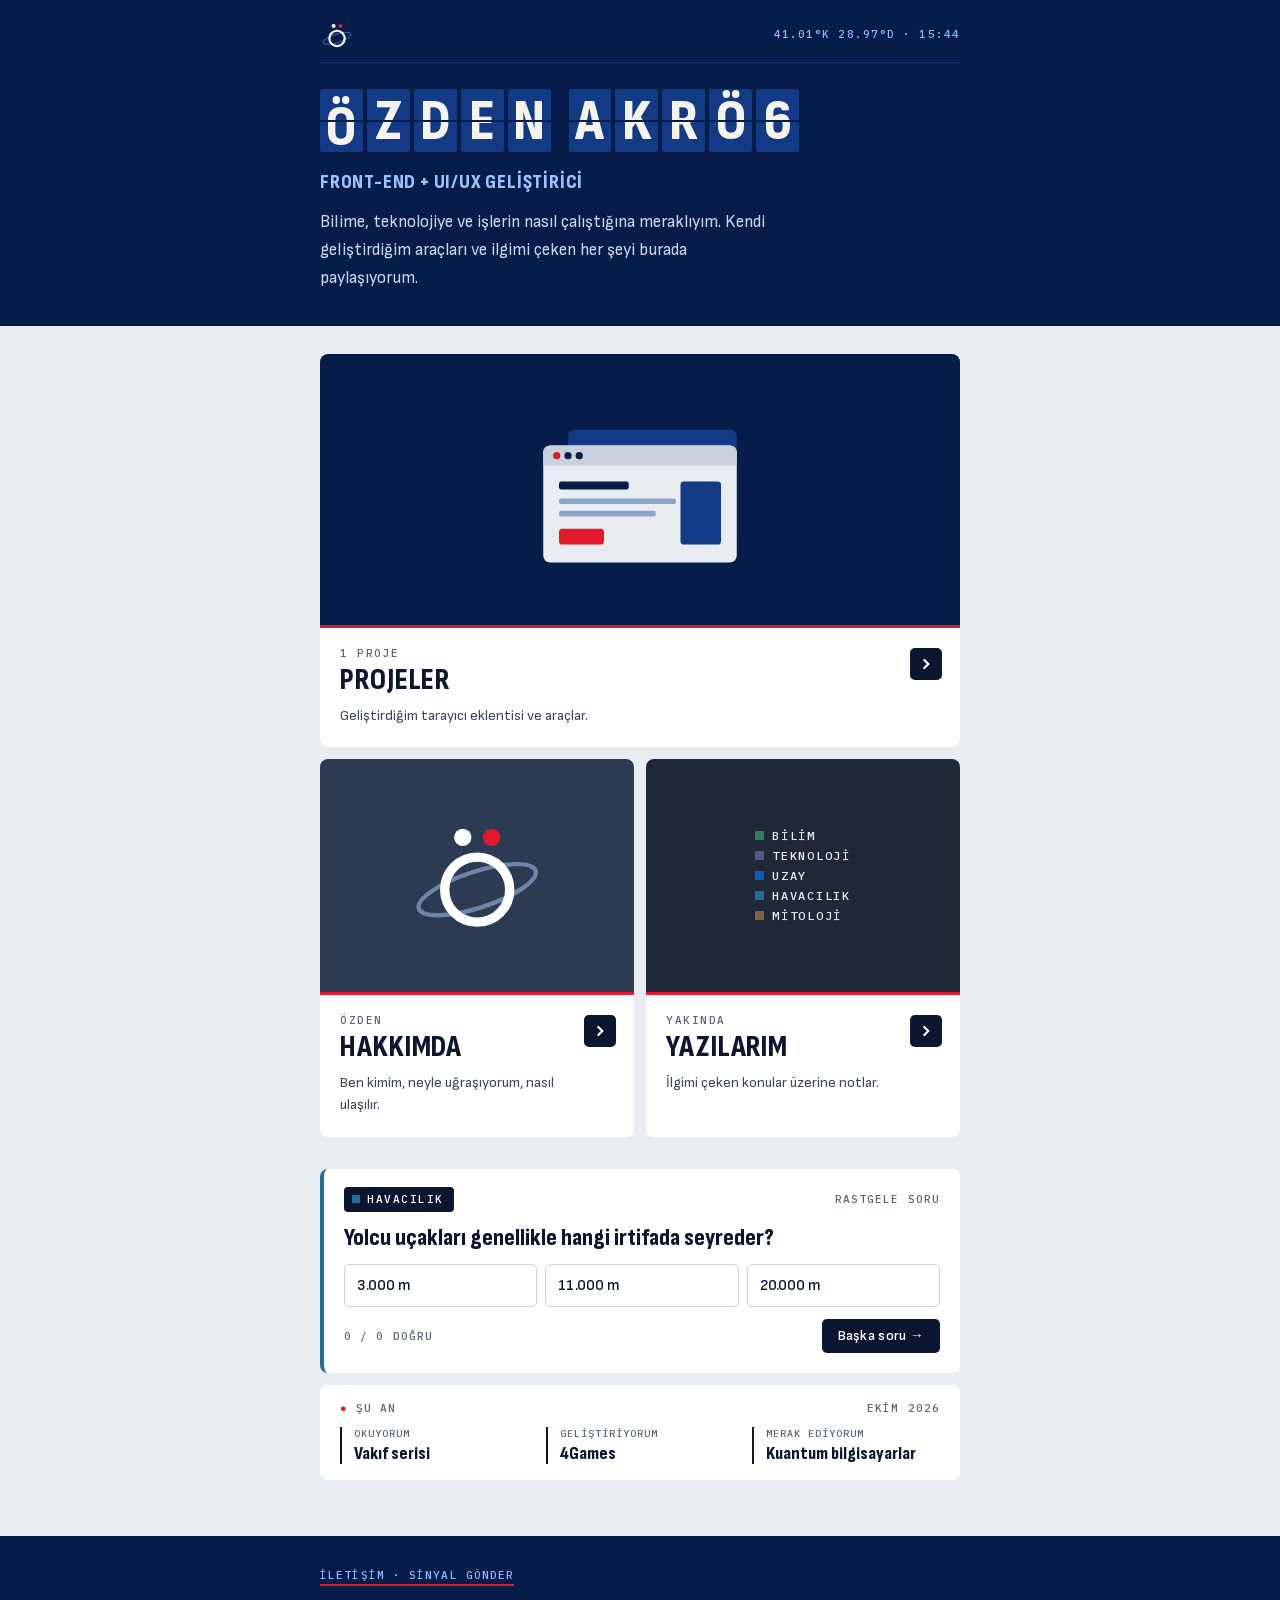
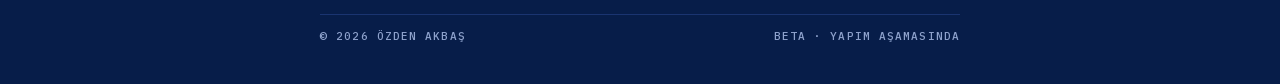
<file: index.html>
<!doctype html>
<html lang="tr">
<head>
<meta charset="utf-8">
<meta name="viewport" content="width=device-width, initial-scale=1, viewport-fit=cover">
<meta name="theme-color" content="#071D49">
<meta name="author" content="Özden Akbaş">
<meta name="robots" content="index, follow, max-image-preview:large">

<link rel="icon" href="/favicon.svg" type="image/svg+xml">
<link rel="icon" href="/favicon-32.png" sizes="32x32" type="image/png">
<link rel="apple-touch-icon" href="/apple-touch-icon.png">
<link rel="manifest" href="/site.webmanifest">
<link rel="sitemap" href="/sitemap.xml">

<link rel="preload" href="/fonts/ibm-plex-mono-500-ext.woff2" as="font" type="font/woff2" crossorigin>
<link rel="preload" href="/fonts/ibm-plex-mono-500.woff2" as="font" type="font/woff2" crossorigin>
<link rel="preload" href="/fonts/sofia-sans-ext.woff2" as="font" type="font/woff2" crossorigin>
<link rel="preload" href="/fonts/sofia-sans.woff2" as="font" type="font/woff2" crossorigin>
<link rel="preload" href="/fonts/sofia-sans-condensed-800-ext.woff2" as="font" type="font/woff2" crossorigin>
<link rel="preload" href="/fonts/sofia-sans-condensed-800.woff2" as="font" type="font/woff2" crossorigin>

<meta property="og:site_name" content="Özden Akbaş">
<meta property="og:locale" content="tr_TR">
<meta property="og:image" content="https://akbasozden.github.io/og-image.png">
<meta property="og:image:width" content="1200">
<meta property="og:image:height" content="630">
<meta property="og:image:alt" content="Özden Akbaş · Front-End ve UI/UX Geliştirici">
<meta name="twitter:card" content="summary_large_image">
<title>Özden Akbaş · Front-End ve UI/UX Geliştirici</title>
<meta name="description" content="Front-End ve UI/UX geliştirici Özden Akbaş'ın kişisel sitesi: geliştirdiği projeler, bilim ve teknoloji üzerine notlar.">
<link rel="canonical" href="https://akbasozden.github.io/">

<meta property="og:type" content="website">
<meta property="og:url" content="https://akbasozden.github.io/">
<meta property="og:title" content="Özden Akbaş · Front-End ve UI/UX Geliştirici">
<meta property="og:description" content="Geliştirdiğim projeler, bilim ve teknoloji üzerine notlar.">

<script type="application/ld+json">
{
  "@context": "https://schema.org",
  "@graph": [
    {
      "@type": "WebSite",
      "@id": "https://akbasozden.github.io/#website",
      "url": "https://akbasozden.github.io/",
      "name": "Özden Akbaş",
      "inLanguage": "tr-TR",
      "publisher": { "@id": "https://akbasozden.github.io/#person" }
    },
    {
      "@type": "Person",
      "@id": "https://akbasozden.github.io/#person",
      "name": "Özden Akbaş",
      "url": "https://akbasozden.github.io/",
      "image": "https://akbasozden.github.io/icon-512.png",
      "jobTitle": "Front-End ve UI/UX Geliştirici",
      "knowsAbout": ["Front-End geliştirme", "UI/UX", "Fizik", "Bilim", "Teknoloji", "Uzay", "Havacılık"],
      "sameAs": [
        "https://github.com/akbasozden",
        "https://www.linkedin.com/in/akbasozden/"
      ]
    }
  ]
}
</script>
<link rel="stylesheet" href="/assets/site.css">
</head>
<body>
<header class="board" lang="tr">
  <div class="col">
    <div class="board-top code">
      <a class="home-link" href="/" aria-label="Ana sayfa">
        <svg class="logo" viewBox="0 0 40 40" aria-hidden="true">
          <ellipse cx="20" cy="24" rx="17" ry="5" fill="none" stroke="#3C5A9A" stroke-width="1.4" transform="rotate(-18 20 24)"/>
          <circle cx="20" cy="24" r="9" fill="none" stroke="#F5F3EA" stroke-width="2.6"/>
          <circle cx="16" cy="9.5" r="2.4" fill="#F5F3EA"/>
          <g id="sat"><circle cx="24" cy="9.5" r="2.4" fill="#E4182B"/></g>
        </svg>
      </a>
      <span id="now">41.01°K 28.97°D</span>
    </div>
    <h1 class="name" id="name" aria-label="Özden Akbaş"><span class="word" aria-hidden="true"><span class="tile" data-c="Ö">Ö</span><span class="tile" data-c="Z">Z</span><span class="tile" data-c="D">D</span><span class="tile" data-c="E">E</span><span class="tile" data-c="N">N</span></span><span class="word" aria-hidden="true"><span class="tile" data-c="A">A</span><span class="tile" data-c="K">K</span><span class="tile" data-c="B">B</span><span class="tile" data-c="A">A</span><span class="tile" data-c="Ş">Ş</span></span></h1>
    <div class="role">
      <span class="tag">Front-End + UI/UX Geliştirici</span>
    </div>
    <p class="bio">Bilime, teknolojiye ve işlerin nasıl çalıştığına meraklıyım. Kendi geliştirdiğim araçları ve ilgimi çeken her şeyi burada paylaşıyorum.</p>
  </div>
</header>

<main class="page" id="home" lang="tr">
  <div class="col">

    <section class="rise d2">
      <div class="hub">
        <a class="hcard wide" href="/projeler/">
          <div class="vis"><div class="v-proj"><svg class="v-gen" viewBox="0 0 320 150" aria-hidden="true">
            <rect x="96" y="22" width="150" height="100" rx="6" fill="#133A85"/>
            <rect x="74" y="36" width="172" height="104" rx="6" fill="#E9ECF0"/>
            <rect x="74" y="36" width="172" height="18" rx="6" fill="#C9D1DC"/><rect x="74" y="48" width="172" height="6" fill="#C9D1DC"/>
            <circle cx="86" cy="45" r="3.2" fill="#E4182B"/><circle cx="96" cy="45" r="3.2" fill="#071D49"/><circle cx="106" cy="45" r="3.2" fill="#071D49"/>
            <rect x="88" y="68" width="62" height="7" rx="2" fill="#071D49"/>
            <rect x="88" y="83" width="104" height="5" rx="2" fill="#8EA2CC"/><rect x="88" y="94" width="86" height="5" rx="2" fill="#8EA2CC"/>
            <rect x="88" y="110" width="40" height="14" rx="3" fill="#E4182B"/>
            <rect x="196" y="68" width="36" height="56" rx="3" fill="#133A85"/>
          </svg></div></div>
          <div class="body"><span class="code">1 proje</span><h2>Projeler</h2><p>Geliştirdiğim tarayıcı eklentisi ve araçlar.</p><span class="go"><svg viewBox="0 0 12 12" fill="none" stroke="#fff" stroke-width="1.8" stroke-linecap="round"><path d="M4.5 2.5L8 6l-3.5 3.5"/></svg></span></div>
        </a>
        <a class="hcard k-about" href="/hakkimda/">
          <div class="vis"><div class="v-about">
            <svg viewBox="0 0 40 40" aria-hidden="true"><ellipse cx="20" cy="24" rx="17" ry="5" fill="none" stroke="#9DB0D6" stroke-width="1.2" transform="rotate(-18 20 24)"/><circle cx="20" cy="24" r="9" fill="none" stroke="#071D49" stroke-width="2.6"/><circle cx="16" cy="9.5" r="2.4" fill="#071D49"/><circle cx="24" cy="9.5" r="2.4" fill="#E4182B"/></svg>
          </div></div>
          <div class="body"><span class="code">Özden</span><h2>Hakkımda</h2><p>Ben kimim, neyle uğraşıyorum, nasıl ulaşılır.</p><span class="go"><svg viewBox="0 0 12 12" fill="none" stroke="#fff" stroke-width="1.8" stroke-linecap="round"><path d="M4.5 2.5L8 6l-3.5 3.5"/></svg></span></div>
        </a>
        <a class="hcard k-notes" href="/yazilar/">
          <div class="vis"><div class="v-notes">
            <span style="--c: var(--c-bilim)">Bilim</span><span style="--c: var(--c-teknoloji)">Teknoloji</span><span style="--c: var(--c-uzay)">Uzay</span><span style="--c: var(--c-havacilik)">Havacılık</span><span style="--c: var(--c-mitoloji)">Mitoloji</span>
          </div></div>
          <div class="body"><span class="code">Yakında</span><h2>Yazılarım</h2><p>İlgimi çeken konular üzerine notlar.</p><span class="go"><svg viewBox="0 0 12 12" fill="none" stroke="#fff" stroke-width="1.8" stroke-linecap="round"><path d="M4.5 2.5L8 6l-3.5 3.5"/></svg></span></div>
        </a>
      </div>
    </section>

    <section class="rise d3" aria-label="Bilgi sorusu">
      <div class="quiz" id="trivia" aria-live="polite">
        <div class="quiz-head code"><span class="topic" id="qTopic">Bilim</span><span>Rastgele soru</span></div>
        <h3 id="qText">Soru yükleniyor</h3>
        <div class="opts" id="qOpts"></div>
        <p class="explain" id="qExplain"></p>
        <div class="quiz-foot"><span class="code" id="qScore">0 / 0 doğru</span><button class="next" id="qNext" type="button">Başka soru →</button></div>
      </div>
      <div class="now">
        <div class="now-head code"><span><b>●</b> Şu an</span><span>Ekim 2026</span></div>
        <ul>
          <li><span class="code">Okuyorum</span><span>Vakıf serisi</span></li>
          <li><span class="code">Geliştiriyorum</span><span>4Games</span></li>
          <li><span class="code">Merak ediyorum</span><span>Kuantum bilgisayarlar</span></li>
        </ul>
      </div>
    </section>
  </div>
</main>

<footer lang="tr">
  <div class="col">
    <a class="code" href="/hakkimda/">İletişim · Sinyal gönder</a>
    <div class="fine code"><span>© 2026 Özden Akbaş</span><span>Beta · Yapım aşamasında</span></div>
  </div>
</footer>
<script src="/assets/site.js"></script>
</body>
</html>
</file>
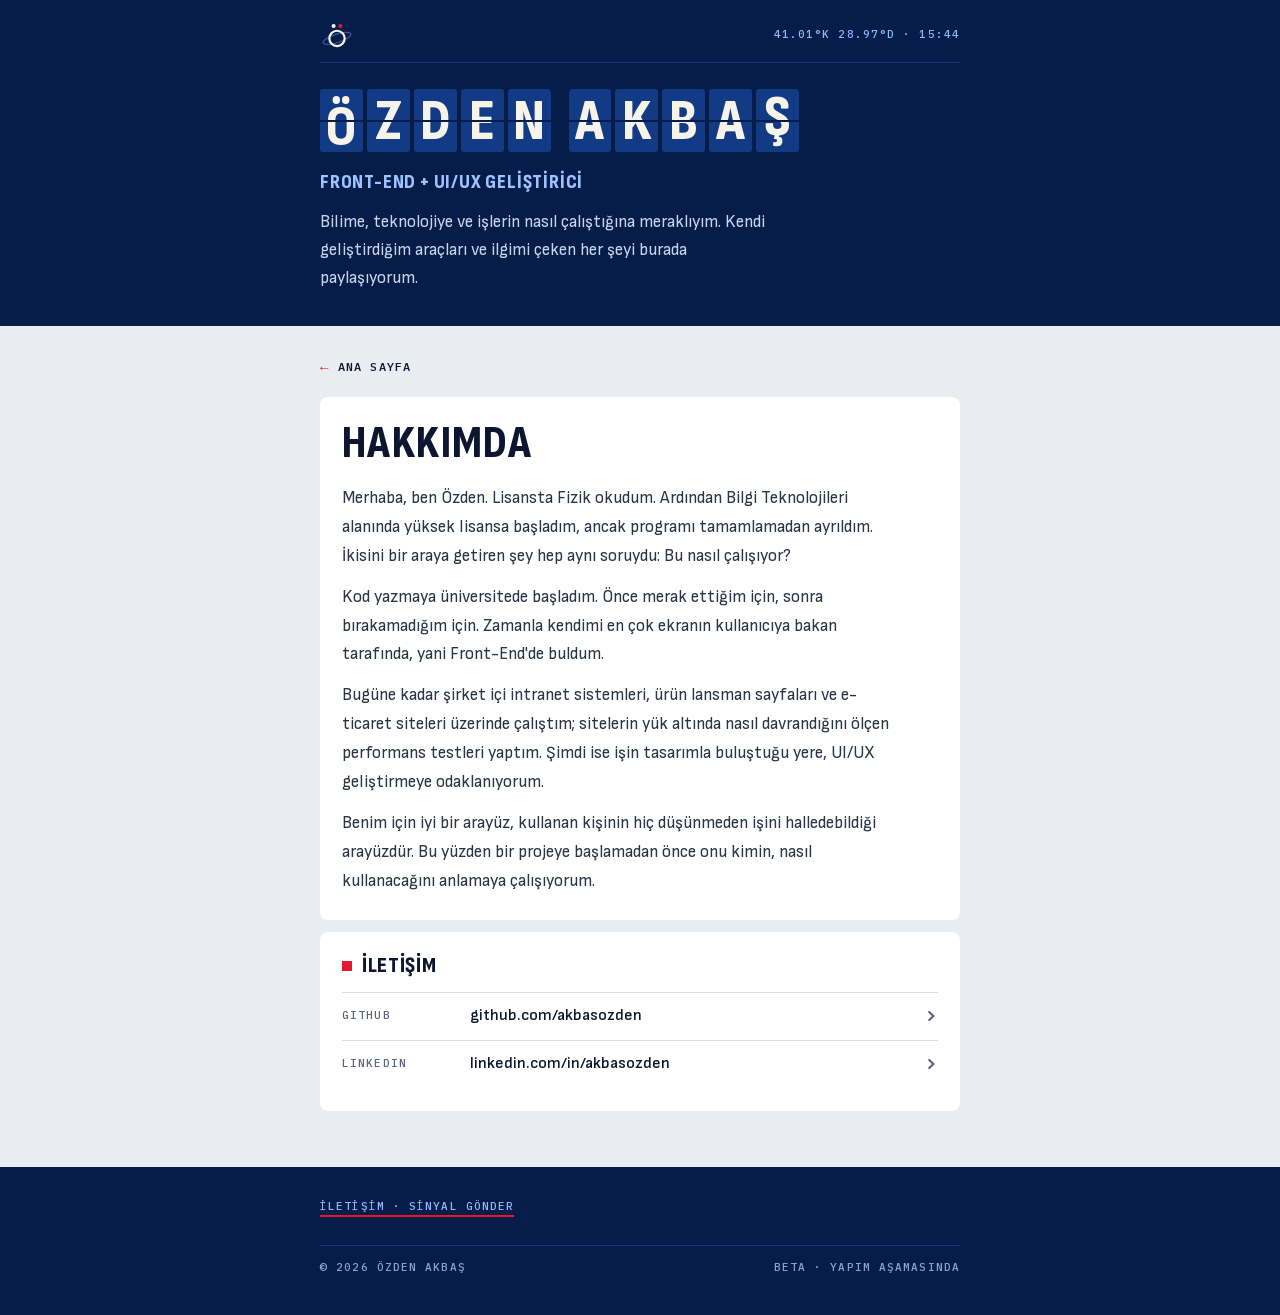
<file: hakkimda/index.html>
<!doctype html>
<html lang="tr">
<head>
<meta charset="utf-8">
<meta name="viewport" content="width=device-width, initial-scale=1, viewport-fit=cover">
<meta name="theme-color" content="#071D49">
<meta name="author" content="Özden Akbaş">
<meta name="robots" content="index, follow, max-image-preview:large">

<link rel="icon" href="/favicon.svg" type="image/svg+xml">
<link rel="icon" href="/favicon-32.png" sizes="32x32" type="image/png">
<link rel="apple-touch-icon" href="/apple-touch-icon.png">
<link rel="manifest" href="/site.webmanifest">
<link rel="sitemap" href="/sitemap.xml">

<link rel="preload" href="/fonts/ibm-plex-mono-500-ext.woff2" as="font" type="font/woff2" crossorigin>
<link rel="preload" href="/fonts/ibm-plex-mono-500.woff2" as="font" type="font/woff2" crossorigin>
<link rel="preload" href="/fonts/sofia-sans-ext.woff2" as="font" type="font/woff2" crossorigin>
<link rel="preload" href="/fonts/sofia-sans.woff2" as="font" type="font/woff2" crossorigin>
<link rel="preload" href="/fonts/sofia-sans-condensed-800-ext.woff2" as="font" type="font/woff2" crossorigin>
<link rel="preload" href="/fonts/sofia-sans-condensed-800.woff2" as="font" type="font/woff2" crossorigin>

<meta property="og:site_name" content="Özden Akbaş">
<meta property="og:locale" content="tr_TR">
<meta property="og:image" content="https://akbasozden.github.io/og-image.png">
<meta property="og:image:width" content="1200">
<meta property="og:image:height" content="630">
<meta property="og:image:alt" content="Özden Akbaş · Front-End ve UI/UX Geliştirici">
<meta name="twitter:card" content="summary_large_image">
<title>Hakkımda · Özden Akbaş</title>
<meta name="description" content="Fizik okudum, Bilgi Teknolojileri alanında yüksek lisans eğitimi aldım; intranet, lansman ve e-ticaret işlerinde Front-End geliştirdim.">
<link rel="canonical" href="https://akbasozden.github.io/hakkimda/">

<meta property="og:type" content="profile">
<meta property="og:url" content="https://akbasozden.github.io/hakkimda/">
<meta property="og:title" content="Hakkımda · Özden Akbaş">
<meta property="og:description" content="Fizik ve Bilgi Teknolojileri eğitimi almış bir Front-End ve UI/UX geliştirici.">
<meta property="profile:first_name" content="Özden">
<meta property="profile:last_name" content="Akbaş">

<script type="application/ld+json">
{
  "@context": "https://schema.org",
  "@type": "ProfilePage",
  "url": "https://akbasozden.github.io/hakkimda/",
  "name": "Hakkımda · Özden Akbaş",
  "inLanguage": "tr-TR",
  "isPartOf": { "@id": "https://akbasozden.github.io/#website" },
  "mainEntity": { "@id": "https://akbasozden.github.io/#person" }
}
</script>
<link rel="stylesheet" href="/assets/site.css">
</head>
<body>
<header class="board" lang="tr">
  <div class="col">
    <div class="board-top code">
      <a class="home-link" href="/" aria-label="Ana sayfa">
        <svg class="logo" viewBox="0 0 40 40" aria-hidden="true">
          <ellipse cx="20" cy="24" rx="17" ry="5" fill="none" stroke="#3C5A9A" stroke-width="1.4" transform="rotate(-18 20 24)"/>
          <circle cx="20" cy="24" r="9" fill="none" stroke="#F5F3EA" stroke-width="2.6"/>
          <circle cx="16" cy="9.5" r="2.4" fill="#F5F3EA"/>
          <g id="sat"><circle cx="24" cy="9.5" r="2.4" fill="#E4182B"/></g>
        </svg>
      </a>
      <span id="now">41.01°K 28.97°D</span>
    </div>
    <h1 class="name" id="name" aria-label="Özden Akbaş"><span class="word" aria-hidden="true"><span class="tile" data-c="Ö">Ö</span><span class="tile" data-c="Z">Z</span><span class="tile" data-c="D">D</span><span class="tile" data-c="E">E</span><span class="tile" data-c="N">N</span></span><span class="word" aria-hidden="true"><span class="tile" data-c="A">A</span><span class="tile" data-c="K">K</span><span class="tile" data-c="B">B</span><span class="tile" data-c="A">A</span><span class="tile" data-c="Ş">Ş</span></span></h1>
    <div class="role">
      <span class="tag">Front-End + UI/UX Geliştirici</span>
    </div>
    <p class="bio">Bilime, teknolojiye ve işlerin nasıl çalıştığına meraklıyım. Kendi geliştirdiğim araçları ve ilgimi çeken her şeyi burada paylaşıyorum.</p>
  </div>
</header>

<main class="page" id="about" lang="tr">
  <div class="col ab">
    <a class="back code" href="/"><span class="arr" aria-hidden="true">←</span>Ana sayfa</a>

    <section class="panel">
      <h1>Hakkımda</h1>
      <div class="ab-text">
        <p>Merhaba, ben Özden. Lisansta Fizik okudum. Ardından Bilgi Teknolojileri alanında yüksek lisansa başladım, ancak programı tamamlamadan ayrıldım. İkisini bir araya getiren şey hep aynı soruydu: Bu nasıl çalışıyor?</p>
        <p>Kod yazmaya üniversitede başladım. Önce merak ettiğim için, sonra bırakamadığım için. Zamanla kendimi en çok ekranın kullanıcıya bakan tarafında, yani Front-End'de buldum.</p>
        <p>Bugüne kadar şirket içi intranet sistemleri, ürün lansman sayfaları ve e-ticaret siteleri üzerinde çalıştım; sitelerin yük altında nasıl davrandığını ölçen performans testleri yaptım. Şimdi ise işin tasarımla buluştuğu yere, UI/UX geliştirmeye odaklanıyorum.</p>
        <p>Benim için iyi bir arayüz, kullanan kişinin hiç düşünmeden işini halledebildiği arayüzdür. Bu yüzden bir projeye başlamadan önce onu kimin, nasıl kullanacağını anlamaya çalışıyorum.</p>
      </div>
    </section>

    <section class="panel">
      <h2>İletişim</h2>
      <ul class="contact">
        <li><a href="https://github.com/akbasozden" target="_blank" rel="noopener me" lang="en"><span class="code">GitHub</span><b>github.com/akbasozden</b><svg viewBox="0 0 12 12" fill="none" stroke="currentColor" stroke-width="1.8" stroke-linecap="round"><path d="M4.5 2.5L8 6l-3.5 3.5"/></svg></a></li>
        <li><a href="https://www.linkedin.com/in/akbasozden/" target="_blank" rel="noopener me" lang="en"><span class="code">LinkedIn</span><b>linkedin.com/in/akbasozden</b><svg viewBox="0 0 12 12" fill="none" stroke="currentColor" stroke-width="1.8" stroke-linecap="round"><path d="M4.5 2.5L8 6l-3.5 3.5"/></svg></a></li>
      </ul>
    </section>
  </div>
</main>

<footer lang="tr">
  <div class="col">
    <a class="code" href="/hakkimda/">İletişim · Sinyal gönder</a>
    <div class="fine code"><span>© 2026 Özden Akbaş</span><span>Beta · Yapım aşamasında</span></div>
  </div>
</footer>
<script src="/assets/site.js"></script>
</body>
</html>
</file>
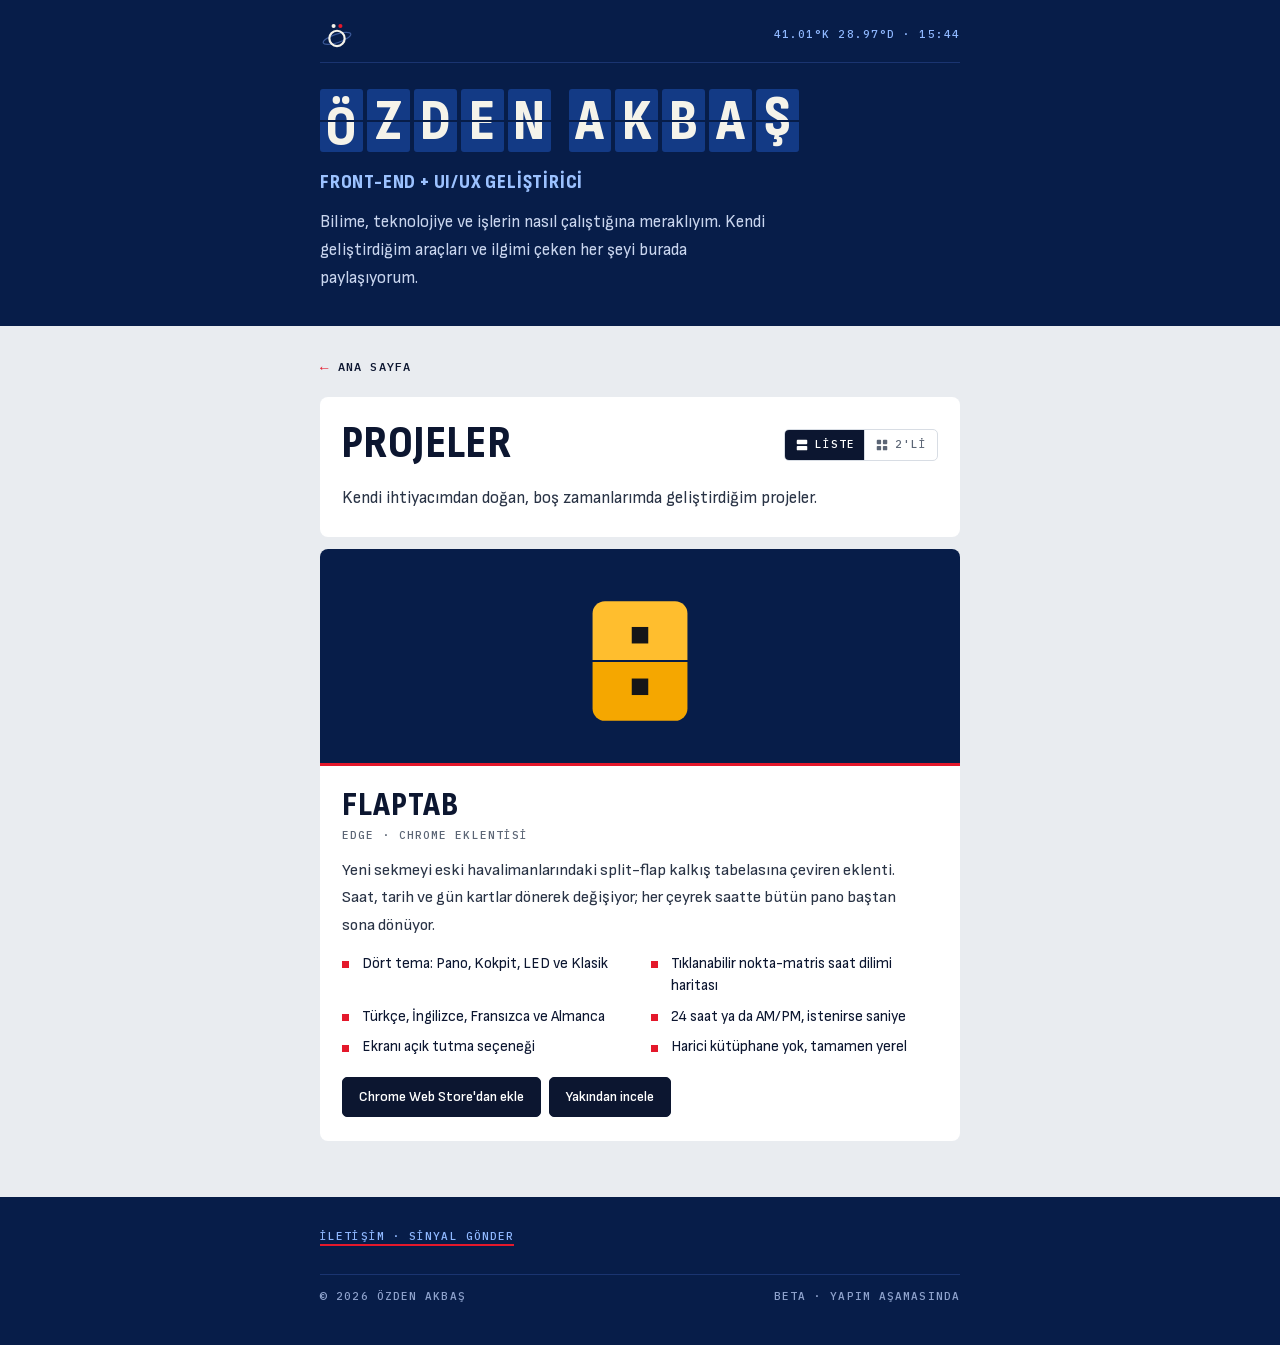
<file: projeler/index.html>
<!doctype html>
<html lang="tr">
<head>
<meta charset="utf-8">
<meta name="viewport" content="width=device-width, initial-scale=1, viewport-fit=cover">
<meta name="theme-color" content="#071D49">
<meta name="author" content="Özden Akbaş">
<meta name="robots" content="index, follow, max-image-preview:large">

<link rel="icon" href="/favicon.svg" type="image/svg+xml">
<link rel="icon" href="/favicon-32.png" sizes="32x32" type="image/png">
<link rel="apple-touch-icon" href="/apple-touch-icon.png">
<link rel="manifest" href="/site.webmanifest">
<link rel="sitemap" href="/sitemap.xml">

<link rel="preload" href="/fonts/ibm-plex-mono-500-ext.woff2" as="font" type="font/woff2" crossorigin>
<link rel="preload" href="/fonts/ibm-plex-mono-500.woff2" as="font" type="font/woff2" crossorigin>
<link rel="preload" href="/fonts/sofia-sans-ext.woff2" as="font" type="font/woff2" crossorigin>
<link rel="preload" href="/fonts/sofia-sans.woff2" as="font" type="font/woff2" crossorigin>
<link rel="preload" href="/fonts/sofia-sans-condensed-800-ext.woff2" as="font" type="font/woff2" crossorigin>
<link rel="preload" href="/fonts/sofia-sans-condensed-800.woff2" as="font" type="font/woff2" crossorigin>

<meta property="og:site_name" content="Özden Akbaş">
<meta property="og:locale" content="tr_TR">
<meta property="og:image" content="https://akbasozden.github.io/og-image.png">
<meta property="og:image:width" content="1200">
<meta property="og:image:height" content="630">
<meta property="og:image:alt" content="Özden Akbaş · Front-End ve UI/UX Geliştirici">
<meta name="twitter:card" content="summary_large_image">
<title>Projeler · Özden Akbaş</title>
<meta name="description" content="Boş zamanlarımda geliştirdiğim projeler. Flaptab: yeni sekmeyi split-flap kalkış tabelasına çeviren Edge ve Chrome eklentisi.">
<link rel="canonical" href="https://akbasozden.github.io/projeler/">

<meta property="og:type" content="website">
<meta property="og:url" content="https://akbasozden.github.io/projeler/">
<meta property="og:title" content="Projeler · Özden Akbaş">
<meta property="og:description" content="Flaptab ve diğer projeler.">

<script type="application/ld+json">
{
  "@context": "https://schema.org",
  "@type": "CollectionPage",
  "url": "https://akbasozden.github.io/projeler/",
  "name": "Projeler · Özden Akbaş",
  "inLanguage": "tr-TR",
  "isPartOf": { "@id": "https://akbasozden.github.io/#website" },
  "mainEntity": {
    "@type": "ItemList",
    "itemListElement": [
      {
        "@type": "ListItem",
        "position": 1,
        "item": {
          "@type": "SoftwareApplication",
          "name": "Flaptab",
          "url": "https://akbasozden.github.io/flaptab/",
          "downloadUrl": "https://chromewebstore.google.com/detail/ofjjjbgaoeoflfknoohlgkickldhmeda",
          "offers": { "@type": "Offer", "price": "0", "priceCurrency": "USD" },
          "description": "Yeni sekmeyi split-flap kalkış tabelasına çeviren tarayıcı eklentisi. Dört tema, saat dilimi haritası, dört dil.",
          "applicationCategory": "BrowserApplication",
          "operatingSystem": "Microsoft Edge, Google Chrome",
          "inLanguage": ["tr", "en", "fr", "de"],
          "author": { "@id": "https://akbasozden.github.io/#person" }
        }
      }
    ]
  }
}
</script>
<link rel="stylesheet" href="/assets/site.css">
</head>
<body>
<header class="board" lang="tr">
  <div class="col">
    <div class="board-top code">
      <a class="home-link" href="/" aria-label="Ana sayfa">
        <svg class="logo" viewBox="0 0 40 40" aria-hidden="true">
          <ellipse cx="20" cy="24" rx="17" ry="5" fill="none" stroke="#3C5A9A" stroke-width="1.4" transform="rotate(-18 20 24)"/>
          <circle cx="20" cy="24" r="9" fill="none" stroke="#F5F3EA" stroke-width="2.6"/>
          <circle cx="16" cy="9.5" r="2.4" fill="#F5F3EA"/>
          <g id="sat"><circle cx="24" cy="9.5" r="2.4" fill="#E4182B"/></g>
        </svg>
      </a>
      <span id="now">41.01°K 28.97°D</span>
    </div>
    <h1 class="name" id="name" aria-label="Özden Akbaş"><span class="word" aria-hidden="true"><span class="tile" data-c="Ö">Ö</span><span class="tile" data-c="Z">Z</span><span class="tile" data-c="D">D</span><span class="tile" data-c="E">E</span><span class="tile" data-c="N">N</span></span><span class="word" aria-hidden="true"><span class="tile" data-c="A">A</span><span class="tile" data-c="K">K</span><span class="tile" data-c="B">B</span><span class="tile" data-c="A">A</span><span class="tile" data-c="Ş">Ş</span></span></h1>
    <div class="role">
      <span class="tag">Front-End + UI/UX Geliştirici</span>
    </div>
    <p class="bio">Bilime, teknolojiye ve işlerin nasıl çalıştığına meraklıyım. Kendi geliştirdiğim araçları ve ilgimi çeken her şeyi burada paylaşıyorum.</p>
  </div>
</header>

<main class="page" id="projects" lang="tr">
  <div class="col ab">
    <a class="back code" href="/"><span class="arr" aria-hidden="true">←</span>Ana sayfa</a>

    <section class="panel">
      <div class="pj-top">
        <h1>Projeler</h1>
        <div class="view-sw" role="group" aria-label="Görünüm">
          <button type="button" data-cols="1" aria-pressed="true" aria-label="Liste"><svg viewBox="0 0 16 16"><rect x="2" y="2" width="12" height="5" rx="1"/><rect x="2" y="9" width="12" height="5" rx="1"/></svg><span>Liste</span></button>
          <button type="button" data-cols="2" aria-pressed="false" aria-label="İkili"><svg viewBox="0 0 16 16"><rect x="2" y="2" width="5" height="5" rx="1"/><rect x="9" y="2" width="5" height="5" rx="1"/><rect x="2" y="9" width="5" height="5" rx="1"/><rect x="9" y="9" width="5" height="5" rx="1"/></svg><span>2'li</span></button>
        </div>
      </div>
      <p class="pj-lead">Kendi ihtiyacımdan doğan, boş zamanlarımda geliştirdiğim projeler.</p>
    </section>

    <div class="proj-list" id="projList" data-cols="1">
    <article class="proj">
      <div class="stage">
        <div class="ft-logo">
          <svg viewBox="0 0 128 128" aria-hidden="true">
            <path d="M18 18a12 12 0 0 1 12-12h68a12 12 0 0 1 12 12v45H18z" fill="#ffbe2e"/>
            <path d="M18 65h92v45a12 12 0 0 1-12 12H30a12 12 0 0 1-12-12z" fill="#f5a700"/>
            <rect x="56" y="31" width="16" height="16" fill="#141518"/>
            <rect x="56" y="81" width="16" height="16" fill="#141518"/>
          </svg>
        </div>
      </div>
      <div class="info">
        <div class="proj-head">
          <div><h2 lang="en">Flaptab</h2><span class="code">Edge · Chrome eklentisi</span></div>
        </div>
        <p class="desc">Yeni sekmeyi eski havalimanlarındaki split-flap kalkış tabelasına çeviren eklenti. Saat, tarih ve gün kartlar dönerek değişiyor; her çeyrek saatte bütün pano baştan sona dönüyor.</p>
        <ul class="feat">
          <li>Dört tema: Pano, Kokpit, LED ve Klasik</li>
          <li>Tıklanabilir nokta-matris saat dilimi haritası</li>
          <li>Türkçe, İngilizce, Fransızca ve Almanca</li>
          <li>24 saat ya da AM/PM, istenirse saniye</li>
          <li>Ekranı açık tutma seçeneği</li>
          <li>Harici kütüphane yok, tamamen yerel</li>
        </ul>
        <div class="pj-actions">
          <a class="btn" href="https://chromewebstore.google.com/detail/ofjjjbgaoeoflfknoohlgkickldhmeda" target="_blank" rel="noopener">Chrome Web Store'dan ekle</a>
          <a class="btn" href="https://akbasozden.github.io/flaptab/" target="_blank" rel="noopener">Yakından incele</a>
        </div>
      </div>
    </article>
    </div>

  </div>
</main>

<footer lang="tr">
  <div class="col">
    <a class="code" href="/hakkimda/">İletişim · Sinyal gönder</a>
    <div class="fine code"><span>© 2026 Özden Akbaş</span><span>Beta · Yapım aşamasında</span></div>
  </div>
</footer>
<script src="/assets/site.js"></script>
</body>
</html>
</file>
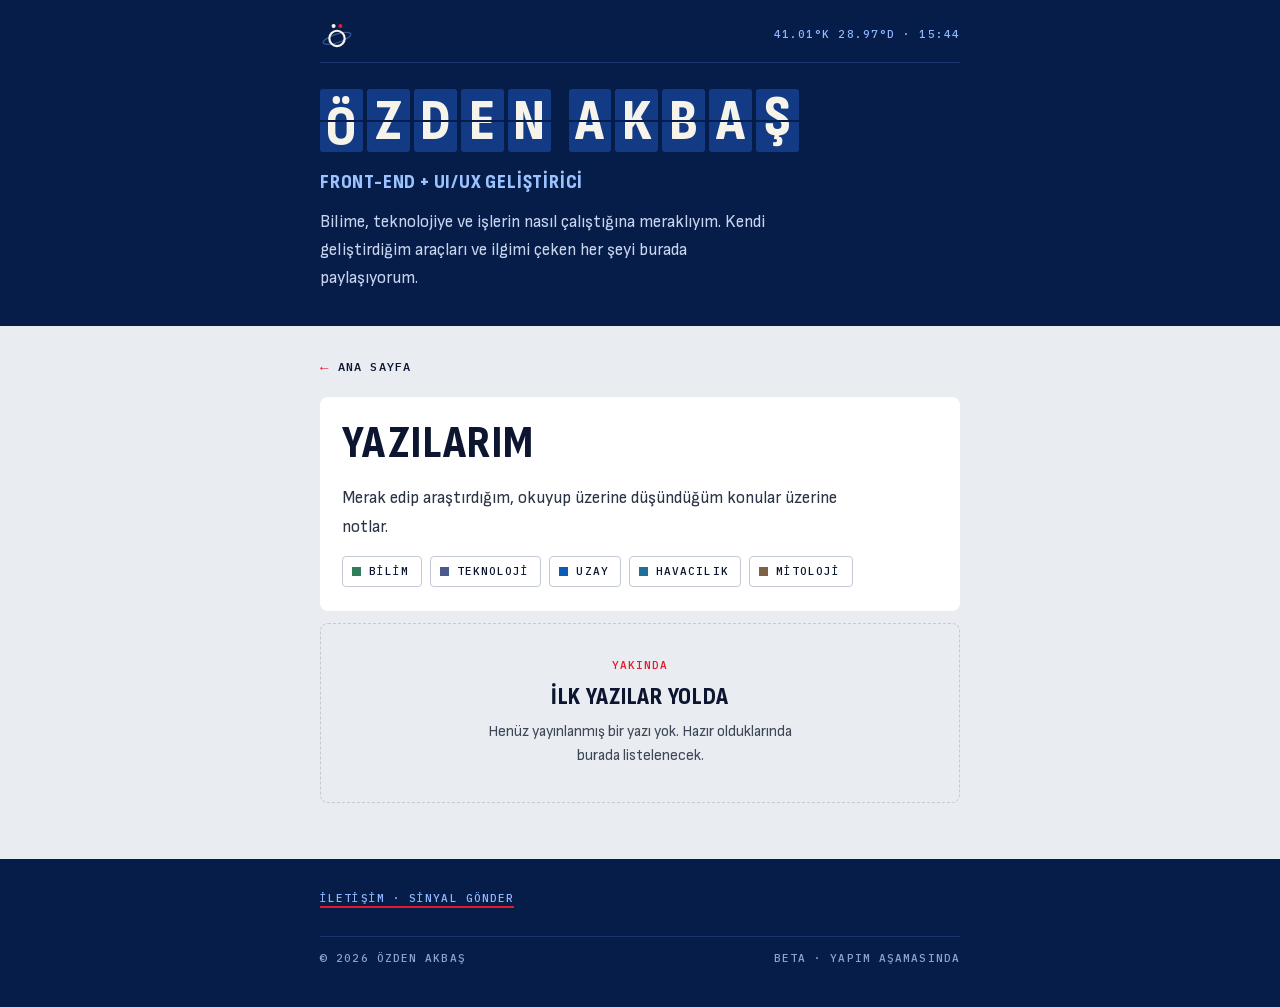
<file: yazilar/index.html>
<!doctype html>
<html lang="tr">
<head>
<meta charset="utf-8">
<meta name="viewport" content="width=device-width, initial-scale=1, viewport-fit=cover">
<meta name="theme-color" content="#071D49">
<meta name="author" content="Özden Akbaş">
<meta name="robots" content="noindex, follow">

<link rel="icon" href="/favicon.svg" type="image/svg+xml">
<link rel="icon" href="/favicon-32.png" sizes="32x32" type="image/png">
<link rel="apple-touch-icon" href="/apple-touch-icon.png">
<link rel="manifest" href="/site.webmanifest">
<link rel="sitemap" href="/sitemap.xml">

<link rel="preload" href="/fonts/ibm-plex-mono-500-ext.woff2" as="font" type="font/woff2" crossorigin>
<link rel="preload" href="/fonts/ibm-plex-mono-500.woff2" as="font" type="font/woff2" crossorigin>
<link rel="preload" href="/fonts/sofia-sans-ext.woff2" as="font" type="font/woff2" crossorigin>
<link rel="preload" href="/fonts/sofia-sans.woff2" as="font" type="font/woff2" crossorigin>
<link rel="preload" href="/fonts/sofia-sans-condensed-800-ext.woff2" as="font" type="font/woff2" crossorigin>
<link rel="preload" href="/fonts/sofia-sans-condensed-800.woff2" as="font" type="font/woff2" crossorigin>

<meta property="og:site_name" content="Özden Akbaş">
<meta property="og:locale" content="tr_TR">
<meta property="og:image" content="https://akbasozden.github.io/og-image.png">
<meta property="og:image:width" content="1200">
<meta property="og:image:height" content="630">
<meta property="og:image:alt" content="Özden Akbaş · Front-End ve UI/UX Geliştirici">
<meta name="twitter:card" content="summary_large_image">
<title>Yazılarım · Özden Akbaş</title>
<meta name="description" content="Bilim, teknoloji, uzay, havacılık ve mitoloji üzerine notlar. Yakında.">
<link rel="canonical" href="https://akbasozden.github.io/yazilar/">
<meta property="og:type" content="website">
<meta property="og:url" content="https://akbasozden.github.io/yazilar/">
<meta property="og:title" content="Yazılarım · Özden Akbaş">
<meta property="og:description" content="Bilim, teknoloji, uzay, havacılık ve mitoloji üzerine notlar.">
<link rel="stylesheet" href="/assets/site.css">
</head>
<body>
<header class="board" lang="tr">
  <div class="col">
    <div class="board-top code">
      <a class="home-link" href="/" aria-label="Ana sayfa">
        <svg class="logo" viewBox="0 0 40 40" aria-hidden="true">
          <ellipse cx="20" cy="24" rx="17" ry="5" fill="none" stroke="#3C5A9A" stroke-width="1.4" transform="rotate(-18 20 24)"/>
          <circle cx="20" cy="24" r="9" fill="none" stroke="#F5F3EA" stroke-width="2.6"/>
          <circle cx="16" cy="9.5" r="2.4" fill="#F5F3EA"/>
          <g id="sat"><circle cx="24" cy="9.5" r="2.4" fill="#E4182B"/></g>
        </svg>
      </a>
      <span id="now">41.01°K 28.97°D</span>
    </div>
    <h1 class="name" id="name" aria-label="Özden Akbaş"><span class="word" aria-hidden="true"><span class="tile" data-c="Ö">Ö</span><span class="tile" data-c="Z">Z</span><span class="tile" data-c="D">D</span><span class="tile" data-c="E">E</span><span class="tile" data-c="N">N</span></span><span class="word" aria-hidden="true"><span class="tile" data-c="A">A</span><span class="tile" data-c="K">K</span><span class="tile" data-c="B">B</span><span class="tile" data-c="A">A</span><span class="tile" data-c="Ş">Ş</span></span></h1>
    <div class="role">
      <span class="tag">Front-End + UI/UX Geliştirici</span>
    </div>
    <p class="bio">Bilime, teknolojiye ve işlerin nasıl çalıştığına meraklıyım. Kendi geliştirdiğim araçları ve ilgimi çeken her şeyi burada paylaşıyorum.</p>
  </div>
</header>

<main class="page" id="notes" lang="tr">
  <div class="col ab">
    <a class="back code" href="/"><span class="arr" aria-hidden="true">←</span>Ana sayfa</a>

    <section class="panel">
      <h1>Yazılarım</h1>
      <p class="pj-lead">Merak edip araştırdığım, okuyup üzerine düşündüğüm konular üzerine notlar.</p>
      <ul class="topics code">
        <li style="--c: var(--c-bilim)">Bilim</li>
        <li style="--c: var(--c-teknoloji)">Teknoloji</li>
        <li style="--c: var(--c-uzay)">Uzay</li>
        <li style="--c: var(--c-havacilik)">Havacılık</li>
        <li style="--c: var(--c-mitoloji)">Mitoloji</li>
      </ul>
    </section>

    <div class="empty">
      <span class="code">Yakında</span>
      <b>İlk yazılar yolda</b>
      <p>Henüz yayınlanmış bir yazı yok. Hazır olduklarında burada listelenecek.</p>
    </div>
  </div>
</main>

<footer lang="tr">
  <div class="col">
    <a class="code" href="/hakkimda/">İletişim · Sinyal gönder</a>
    <div class="fine code"><span>© 2026 Özden Akbaş</span><span>Beta · Yapım aşamasında</span></div>
  </div>
</footer>
<script src="/assets/site.js"></script>
</body>
</html>
</file>
<file: assets/site.css>
@font-face {
  font-family: 'IBM Plex Mono';
  font-style: normal;
  font-weight: 500;
  font-display: swap;
  src: url(/fonts/ibm-plex-mono-500-ext.woff2) format('woff2');
  unicode-range: U+0100-02BA, U+02BD-02C5, U+02C7-02CC, U+02CE-02D7, U+02DD-02FF, U+0304, U+0308, U+0329, U+1D00-1DBF, U+1E00-1E9F, U+1EF2-1EFF, U+2020, U+20A0-20AB, U+20AD-20C4, U+2113, U+2C60-2C7F, U+A720-A7FF;
}
@font-face {
  font-family: 'IBM Plex Mono';
  font-style: normal;
  font-weight: 500;
  font-display: swap;
  src: url(/fonts/ibm-plex-mono-500.woff2) format('woff2');
  unicode-range: U+0000-00FF, U+0131, U+0152-0153, U+02BB-02BC, U+02C6, U+02DA, U+02DC, U+0304, U+0308, U+0329, U+2000-206F, U+20AC, U+2122, U+2191, U+2193, U+2212, U+2215, U+FEFF, U+FFFD;
}
@font-face {
  font-family: 'Sofia Sans';
  font-style: normal;
  font-weight: 400 600;
  font-display: swap;
  src: url(/fonts/sofia-sans-ext.woff2) format('woff2');
  unicode-range: U+0100-02BA, U+02BD-02C5, U+02C7-02CC, U+02CE-02D7, U+02DD-02FF, U+0304, U+0308, U+0329, U+1D00-1DBF, U+1E00-1E9F, U+1EF2-1EFF, U+2020, U+20A0-20AB, U+20AD-20C4, U+2113, U+2C60-2C7F, U+A720-A7FF;
}
@font-face {
  font-family: 'Sofia Sans';
  font-style: normal;
  font-weight: 400 600;
  font-display: swap;
  src: url(/fonts/sofia-sans.woff2) format('woff2');
  unicode-range: U+0000-00FF, U+0131, U+0152-0153, U+02BB-02BC, U+02C6, U+02DA, U+02DC, U+0304, U+0308, U+0329, U+2000-206F, U+20AC, U+2122, U+2191, U+2193, U+2212, U+2215, U+FEFF, U+FFFD;
}
@font-face {
  font-family: 'Sofia Sans Condensed';
  font-style: normal;
  font-weight: 800;
  font-display: block;
  src: url(/fonts/sofia-sans-condensed-800-ext.woff2) format('woff2');
  unicode-range: U+0100-02BA, U+02BD-02C5, U+02C7-02CC, U+02CE-02D7, U+02DD-02FF, U+0304, U+0308, U+0329, U+1D00-1DBF, U+1E00-1E9F, U+1EF2-1EFF, U+2020, U+20A0-20AB, U+20AD-20C4, U+2113, U+2C60-2C7F, U+A720-A7FF;
}
@font-face {
  font-family: 'Sofia Sans Condensed';
  font-style: normal;
  font-weight: 800;
  font-display: block;
  src: url(/fonts/sofia-sans-condensed-800.woff2) format('woff2');
  unicode-range: U+0000-00FF, U+0131, U+0152-0153, U+02BB-02BC, U+02C6, U+02DA, U+02DC, U+0304, U+0308, U+0329, U+2000-206F, U+20AC, U+2122, U+2191, U+2193, U+2212, U+2215, U+FEFF, U+FFFD;
}

html { -webkit-text-size-adjust: 100%; }
[hidden] { display: none !important; }
img { max-width: 100%; }
/* Layout: tek sütun (640px); üstte tam genişlik split-flap bilgi ekranı, altında ikon düğmeleri, konu renkli kayıt satırları, koleksiyon kartları */
:root {
  --board: #071D49;
  --board-2: #1A3470;
  --tile: #10295F;
  --tile-fg: #F5F3EA;
  --amber: #E4182B;
  --sky: #8FB8FF;
  --bg: #E9ECF0;
  --surface: #FFFFFF;
  --ink: #0C1630;
  --muted: #5B6575;
  --line: #D8DDE4;
  /* konu renkleri */
  --c-proje: #E4182B;
  --c-bilim: #2E7D5B;
  --c-teknoloji: #4A5A8C;
  --c-uzay: #0A5CB8;
  --c-havacilik: #1F6E9C;
  --c-mitoloji: #7E6243;
  --display: "Sofia Sans Condensed", "Arial Narrow", "Roboto Condensed", sans-serif;
  --body: "Sofia Sans", "Helvetica Neue", Arial, sans-serif;
  --mono: "IBM Plex Mono", ui-monospace, Menlo, monospace;
  --col: 640px;
  color-scheme: light;
}
* { box-sizing: border-box; }
body { margin: 0; background: var(--bg); color: var(--ink); font: 16.5px/1.6 var(--body); }
a { color: inherit; text-decoration: none; }
:focus-visible { outline: 2px solid var(--amber); outline-offset: 3px; border-radius: 4px; }
.col { max-width: var(--col); margin-inline: auto; }
.page { padding-inline: 16px; }
.code { font: 500 11px/1.4 var(--mono); letter-spacing: .1em; text-transform: uppercase; }

/* Bilgi ekranı */
.board { background: var(--board); color: var(--tile-fg); padding: 22px 16px 34px; }
.board-top { display: flex; justify-content: space-between; align-items: center; gap: 12px; color: var(--sky); padding-bottom: 14px; border-bottom: 1px solid var(--board-2); font-variant-numeric: tabular-nums; }
.board-top .live { color: var(--amber); display: inline-flex; align-items: center; gap: 8px; }
.board-top .live::before { content: ""; width: 7px; height: 7px; border-radius: 50%; background: var(--amber); }
@media (prefers-reduced-motion: no-preference) { .board-top .live::before { animation: blink 2s ease-in-out infinite; } }
@keyframes blink { 50% { opacity: .25; } }
.name { display: flex; flex-wrap: wrap; gap: 8px 18px; margin: 26px 0 0; font: 800 clamp(36px, 10.5vw, 58px)/1 var(--display); }
.word { display: inline-flex; gap: 4px; }
.tile {
  position: relative; display: inline-grid; place-items: center; width: .74em; height: 1.08em;
  background: var(--tile); color: var(--tile-fg); border-radius: 5px; box-shadow: inset 0 -3px 0 rgba(0,0,0,.35);
}
.tile::after { content: ""; position: absolute; left: 0; right: 0; top: 50%; height: 2px; background: var(--board); }
.tile.flip { animation: flip .1s linear; }
/* Harf kutuda ortalı dursun: düz harfler biraz yukarıda kalıyor; noktalı/şapkalı ve çengelli harfler yarı yarıya düzeltilir ki gövdeleri komşularıyla hizalı kalsın */
.tile { padding-top: .056em; }
.tile:not(.spin):is([data-c="Ö"], [data-c="Ü"], [data-c="Ğ"]) { padding-top: .17em; }
.tile:not(.spin)[data-c="İ"] { padding-top: .19em; }
.tile:not(.spin):is([data-c="Ş"], [data-c="Ç"]) { padding-top: 0; padding-bottom: .07em; }
.tile:not(.spin)[data-c="J"] { padding-top: 0; padding-bottom: .06em; }
@keyframes flip { 50% { transform: scaleY(.1); } }
.role { display: flex; align-items: center; gap: 12px; margin-top: 20px; flex-wrap: wrap; }
.role .tag { font: 800 20px/1 var(--display); letter-spacing: .04em; color: #FFFFFF; text-transform: uppercase; }
.logo { width: 34px; height: 34px; flex: none; }
.home-link { display: inline-flex; margin: -4px 0; border-radius: 6px; transition: transform .2s; }
.home-link:hover { transform: scale(1.08); }
.bio { margin: 16px 0 0; color: #C9D5EE; font-size: 17px; line-height: 1.65; max-width: 52ch; }
#sat { transform-origin: 20px 22px; }
@media (prefers-reduced-motion: no-preference) { #sat { animation: orbit 12s linear infinite; } }
@keyframes orbit { to { transform: rotate(360deg); } }

/* Ana kartlar */
main section { margin-top: 28px; }
main section + section { margin-top: 32px; }
.hub { display: grid; grid-template-columns: 1fr 1fr; gap: 12px; }
.hcard {
  display: grid; grid-template-rows: auto 1fr; background: var(--surface); border-radius: 14px; overflow: hidden;
  box-shadow: 0 1px 2px rgba(12,22,48,.06); transition: transform .25s cubic-bezier(.2,.7,.2,1), box-shadow .25s;
}
.hcard:hover { transform: translateY(-3px); box-shadow: 0 10px 26px rgba(12,22,48,.12); }
.hcard.wide { grid-column: 1 / -1; }
.hcard .vis { aspect-ratio: 4 / 3; max-width: 100%; display: grid; place-items: center; overflow: hidden; }
.hcard.wide .vis { aspect-ratio: 21 / 9; }
.hcard .vis > * { transition: transform .5s cubic-bezier(.2,.7,.2,1); }
.hcard:hover .vis > * { transform: scale(1.05); }
.hcard .body { position: relative; padding: 18px 60px 20px 20px; display: grid; gap: 4px; align-content: start; }
.hcard .code { color: var(--muted); }
.hcard h2 { margin: 0; font: 800 28px/1.05 var(--display); letter-spacing: .01em; text-transform: uppercase; }
.hcard p { margin: 4px 0 0; font-size: 14.5px; line-height: 1.55; color: #3E4757; }
.go { position: absolute; right: 18px; top: 20px; width: 32px; height: 32px; border-radius: 50%; background: var(--ink); display: grid; place-items: center; transition: background .25s, transform .25s; }
.go svg { width: 14px; height: 14px; }
.hcard:hover .go { background: var(--amber); transform: translateX(3px); }

.v-proj { background: var(--board); width: 100%; height: 100%; display: grid; place-items: center; gap: 12px; align-content: center; }
.v-proj .tiles { display: flex; gap: 4px; font: 800 clamp(26px, 6vw, 40px)/1 var(--display); }
.v-proj .tiles i { font-style: normal; position: relative; display: grid; place-items: center; width: .78em; height: 1.12em; background: var(--tile); color: var(--tile-fg); border-radius: 4px; }
.v-proj .tiles i::after { content: ""; position: absolute; left: 0; right: 0; top: 50%; height: 2px; background: var(--board); }
.v-proj small { color: var(--sky); }
.v-notes { background: #E8EFFC; width: 100%; height: 100%; display: grid; align-content: center; justify-content: center; gap: 8px; }
.v-notes span { display: flex; align-items: center; gap: 8px; color: var(--ink); font: 500 12px/1 var(--mono); letter-spacing: .1em; text-transform: uppercase; }
.v-notes span::before { content: ""; width: 9px; height: 9px; border-radius: 2px; background: var(--c); }
.v-about { background: #F7F8FB; width: 100%; height: 100%; display: grid; place-items: center; }
.v-about svg { width: 46%; height: auto; }
@media (max-width: 460px) {
  .hub { grid-template-columns: 1fr; }
  .hcard .vis, .hcard.wide .vis { aspect-ratio: 16 / 9; }
}

/* Bilim trivia */
.quiz { background: var(--surface); border-radius: 14px; padding: 18px 20px 20px; box-shadow: 0 1px 2px rgba(12,22,48,.06); display: grid; gap: 12px; }
.quiz-head { display: flex; justify-content: space-between; align-items: center; gap: 10px; color: var(--muted); }
.quiz-head .topic { display: inline-flex; align-items: center; gap: 7px; }
.quiz-head .topic::before { content: ""; width: 8px; height: 8px; border-radius: 2px; background: var(--c, var(--amber)); }
.quiz h3 { margin: 0; font: 800 24px/1.15 var(--display); text-wrap: balance; }
.opts { display: grid; grid-template-columns: repeat(3, 1fr); gap: 8px; }
.opt {
  font: 600 15px/1.3 var(--body); color: var(--ink); text-align: left; background: var(--bg); border: 1.5px solid transparent;
  border-radius: 10px; padding: 11px 12px; cursor: pointer; transition: border-color .2s, background .2s, transform .15s;
}
.opt:hover:not(:disabled) { border-color: #9DB0D6; transform: translateY(-1px); }
.opt:disabled { cursor: default; }
.opt.right { background: #E2F4EC; border-color: #16A37F; color: #0B5E48; }
.opt.wrong { background: #FDE6E8; border-color: var(--amber); color: #8E0F1B; }
.explain { margin: 0; font-size: 14.5px; line-height: 1.55; color: #3E4757; }
.quiz-foot { display: flex; justify-content: space-between; align-items: center; gap: 10px; }
.quiz-foot .code { color: var(--muted); }
.next { font: 600 14px/1 var(--body); color: #fff; background: var(--ink); border: 0; border-radius: 999px; padding: 10px 16px; cursor: pointer; transition: background .2s; }
.next:hover { background: var(--amber); }
@media (max-width: 460px) { .opts { grid-template-columns: 1fr; } .quiz { padding: 16px; } .quiz h3 { font-size: 21px; } }

/* Şu an */
.now { margin-top: 12px; background: var(--surface); border-radius: 14px; padding: 16px 20px; box-shadow: 0 1px 2px rgba(12,22,48,.06); display: grid; gap: 10px; }
.now-head { display: flex; justify-content: space-between; gap: 10px; color: var(--muted); }
.now-head b { color: var(--amber); font-weight: 500; }
.now ul { list-style: none; margin: 0; padding: 0; display: grid; grid-template-columns: repeat(3, 1fr); gap: 10px 18px; }
.now li { display: grid; gap: 2px; min-width: 0; }
.now li .code { color: var(--muted); font-size: 10px; }
.now li span:last-child { font: 800 18px/1.2 var(--display); }
@media (max-width: 460px) { .now ul { grid-template-columns: 1fr; } }

footer { margin-top: 56px; background: var(--board); color: var(--tile-fg); padding: 32px 16px 40px; }
footer .col { display: grid; gap: 10px; }
footer .code { color: var(--sky); }
footer h2 { margin: 0; font: 800 30px/1.05 var(--display); text-transform: uppercase; letter-spacing: .02em; }
footer a { color: var(--tile-fg); border-bottom: 2px solid var(--amber); width: fit-content; font-weight: 600; }
footer .fine { margin-top: 18px; padding-top: 14px; border-top: 1px solid var(--board-2); display: flex; justify-content: space-between; gap: 10px; flex-wrap: wrap; color: #8EA2CC; }

@media (prefers-reduced-motion: no-preference) {
  .rise { animation: rise .6s cubic-bezier(.2,.7,.2,1) both; }
  .d1 { animation-delay: .5s; } .d2 { animation-delay: .62s; } .d3 { animation-delay: .74s; }
  @keyframes rise { from { opacity: 0; transform: translateY(14px); } }
}

/* Renk katmanı (flat) */
body { background: var(--bg); }
.board, footer { background: var(--board); }
.tile, .v-proj .tiles i { background: #133A85; box-shadow: none; }
.role .tag { color: #9CC2FF; }

.hcard, .quiz, .now { box-shadow: none; }
.hcard { --k: var(--c-proje); border-top: 4px solid var(--k); }
.hcard.k-notes { --k: var(--c-teknoloji); }
.hcard.k-about { --k: var(--c-havacilik); }
.hcard:hover { box-shadow: none; }
.hcard .code { color: color-mix(in srgb, var(--k) 80%, #000); font-weight: 500; }
.go { background: var(--k); }
.hcard:hover .go { background: color-mix(in srgb, var(--k) 75%, #000); }
.v-proj { background: #0A3F99; }
.v-proj .tiles i::after { background: #0A3F99; }
.v-proj .tiles i:nth-child(4) { background: #E4182B; }
.v-proj .tiles i:nth-child(4)::after { background: #0A3F99; }
.hcard .v-proj small.code { color: #BFD6FF; }
.v-gen { width: min(78%, 360px); height: auto; }
.v-notes { background: #EEE8FF; }
.v-notes span { padding: 5px 10px 5px 8px; border-radius: 999px; background: #fff; color: color-mix(in srgb, var(--c) 72%, #000); font-weight: 500; }
.v-about { background: #D6EBFA; }

.quiz { --c: var(--c-bilim); background: color-mix(in srgb, var(--c) 10%, #fff); border-left: 5px solid var(--c); transition: background .3s, border-color .3s; }
.quiz-head .topic { padding: 5px 10px 5px 8px; border-radius: 999px; background: color-mix(in srgb, var(--c) 85%, #000); color: #fff; }
.quiz-head .topic::before { background: #fff; }
.opt { background: #fff; border-color: color-mix(in srgb, var(--c) 25%, #fff); }
.opt:hover:not(:disabled) { border-color: var(--c); background: #fff; }
.next { background: color-mix(in srgb, var(--c) 82%, #000); }

.now li { --k: var(--c-bilim); padding-left: 12px; border-left: 3px solid var(--k); }
.now li:nth-child(2) { --k: var(--c-proje); }
.now li:nth-child(3) { --k: var(--c-teknoloji); }
.now li .code { color: color-mix(in srgb, var(--k) 80%, #000); }

/* Ciddi katman */
.tile, .v-proj .tiles i { border-radius: 3px; }
.hcard, .quiz, .now { border-radius: 8px; }
.hcard { border-top: 0; }
.hcard .vis { border-bottom: 3px solid var(--k); }
.hcard, .hcard.k-notes, .hcard.k-about { --k: var(--amber); }
.hcard .code { color: var(--muted); letter-spacing: .14em; }
.hcard h2 { font-size: 30px; letter-spacing: .03em; }
.go { border-radius: 5px; background: var(--ink); }
.hcard:hover .go { background: var(--amber); }
.v-proj { background: var(--board); }
.v-proj .tiles i, .v-proj .tiles i::after { background-color: #133A85; }
.v-proj .tiles i::after { background: var(--board); }
.v-proj .tiles i:nth-child(4) { background: var(--amber); }
.v-proj .tiles i:nth-child(4)::after { background: var(--board); }
.v-notes { background: #1E2836; }
.v-notes span { border-radius: 2px; background: transparent; color: #E4E8EE; padding: 0; letter-spacing: .14em; }
.v-notes span::before { border-radius: 0; }
.v-about { background: #2C3A52; }
.v-about ellipse { stroke: #6F84AA; }
.v-about circle:nth-of-type(1) { stroke: #FFFFFF; }
.v-about circle:nth-of-type(2) { fill: #FFFFFF; }

.quiz { background: #fff; border-left-width: 4px; }
.quiz-head .topic { border-radius: 4px; background: var(--ink); letter-spacing: .14em; }
.quiz-head .topic::before { background: var(--c); border-radius: 0; }
.opt { border-radius: 5px; border-color: #CBD2DC; background: #fff; }
.opt:hover:not(:disabled) { border-color: var(--ink); background: #fff; }
.opt.right { background: #E3EFE8; border-color: #2E7D5B; color: #1D5139; }
.opt.wrong { background: #F7E3E5; color: #7A0F19; }
.next { border-radius: 5px; background: var(--ink); letter-spacing: .02em; }
.next:hover { background: var(--amber); }

.now li, .now li:nth-child(2), .now li:nth-child(3) { --k: var(--ink); border-left-width: 2px; }
.now li .code { color: var(--muted); }
.now-head b { color: var(--amber); }

/* Hakkımda */
.ab { display: grid; gap: 12px; padding-top: 24px; }
.back { display: inline-flex; align-items: center; gap: 8px; width: fit-content; padding: 8px 0; font-size: 12px; color: var(--ink); transition: color .2s; }
.back .arr { color: var(--amber); font-size: 14px; transition: transform .2s; }
.back:hover { color: var(--amber); }
.back:hover .arr { transform: translateX(-3px); }
.panel { background: var(--surface); border-radius: 8px; padding: 22px 22px 24px; display: grid; gap: 14px; }
.panel h2, .ab h1 { margin: 0; font: 800 22px/1.1 var(--display); letter-spacing: .03em; text-transform: uppercase; display: flex; align-items: center; gap: 10px; }
.panel h2::before { content: ""; width: 10px; height: 10px; background: var(--amber); flex: none; }
.ab h1 { font-size: clamp(34px, 8vw, 46px); }
.ab-lead { margin: 0; font-size: 18px; line-height: 1.65; color: #2A3446; max-width: 60ch; }
.ab-lead + .ab-lead { margin-top: -4px; }
.spec { margin: 0; display: grid; grid-template-columns: 11em 1fr; }
.spec dt, .spec dd { margin: 0; padding: 11px 0; border-top: 1px solid var(--line); }
.spec dt { color: var(--muted); align-self: start; padding-top: 14px; }
.spec dd { font: 600 16px/1.45 var(--body); }
.doing { list-style: none; margin: 0; padding: 0; display: grid; grid-template-columns: repeat(3, 1fr); gap: 18px; }
.doing li { display: grid; gap: 6px; align-content: start; }
.doing .ic { width: 38px; height: 38px; border-radius: 5px; background: var(--ink); display: grid; place-items: center; margin-bottom: 4px; }
.doing .ic svg { width: 18px; height: 18px; }
.doing b { font: 800 19px/1.15 var(--display); letter-spacing: .02em; text-transform: uppercase; }
.doing span { font-size: 14.5px; line-height: 1.55; color: #3E4757; }
.shelf { list-style: none; margin: 0; padding: 0; display: grid; grid-template-columns: repeat(3, 1fr); gap: 12px; }
.shelf li { display: grid; gap: 8px; align-content: start; min-width: 0; }
.cover { aspect-ratio: 3 / 4; max-width: 100%; border-radius: 5px; background: var(--cv); color: #F4F2EC; padding: 12px; display: grid; align-content: space-between; border-bottom: 5px solid var(--cb); }
.cover b { font: 800 clamp(17px, 3.6vw, 24px)/1.02 var(--display); text-transform: uppercase; letter-spacing: .02em; hyphens: none; }
.ab section, .ab section + section { margin-top: 0; }
.cover small { font: 500 9.5px/1.3 var(--mono); letter-spacing: .1em; text-transform: uppercase; opacity: .8; }
.shelf p { margin: 0; font-size: 13.5px; line-height: 1.5; color: #3E4757; }
.contact { list-style: none; margin: 0; padding: 0; }
.contact a { display: grid; grid-template-columns: 7em 1fr auto; align-items: center; gap: 12px; padding: 13px 0; border-top: 1px solid var(--line); }
.contact a:hover b { color: var(--amber); }
.contact .code { color: var(--muted); }
.contact b { font: 600 16px/1.3 var(--body); overflow-wrap: anywhere; transition: color .2s; }
.contact svg { width: 14px; height: 14px; color: var(--muted); }
.note { color: var(--muted); }
@media (max-width: 520px) {
  .spec { grid-template-columns: 1fr; }
  .spec dt { padding: 12px 0 0; }
  .spec dd { border-top: 0; padding-top: 2px; }
  .doing { grid-template-columns: 1fr; }
  .shelf { grid-template-columns: 1fr; gap: 10px; }
  .shelf li { grid-template-columns: 92px 1fr; align-items: center; gap: 14px; }
  .cover { padding: 9px; }
  .cover b { font-size: 15px; }
  .cover small { font-size: 8px; }
  .shelf p { font-size: 14px; }
  .contact a { grid-template-columns: 1fr auto; }
  .contact .code { grid-column: 1 / -1; margin-bottom: -8px; }
  .panel { padding: 18px 16px 20px; }
}

/* Hakkımda v2 */
.ab-top { display: flex; justify-content: space-between; align-items: center; gap: 12px; flex-wrap: wrap; }
.lang-sw { display: inline-flex; border: 1px solid var(--line); border-radius: 5px; overflow: hidden; }
.lang-sw button { font: 500 11px/1 var(--mono); letter-spacing: .1em; padding: 7px 10px; border: 0; background: transparent; color: var(--muted); cursor: pointer; }
.lang-sw button[aria-pressed="true"] { background: var(--ink); color: #fff; }
.ab-text { display: grid; gap: 12px; }
.ab-text[hidden], main[hidden] { display: none; }
.ab-text p { margin: 0; font-size: 17px; line-height: 1.7; color: #2A3446; max-width: 62ch; }
.areas { list-style: none; margin: 0; padding: 0; display: grid; grid-template-columns: 1fr 1fr; gap: 10px; }
.areas li { display: flex; align-items: center; gap: 12px; padding: 14px; border: 1px solid var(--line); border-radius: 6px; }
.areas .ic { width: 38px; height: 38px; border-radius: 5px; background: var(--ink); display: grid; place-items: center; flex: none; }
.areas .ic svg { width: 18px; height: 18px; }
.areas b { font: 800 18px/1.15 var(--display); letter-spacing: .02em; text-transform: uppercase; }
.areas li.now-on { border-color: var(--amber); }
.areas li.now-on .ic { background: var(--amber); }
.areas small { display: block; color: var(--amber); margin-top: 3px; }
@media (max-width: 520px) { .areas { grid-template-columns: 1fr; } }

/* Projeler */
.pj-lead { margin: 0; font-size: 17px; line-height: 1.7; color: #2A3446; max-width: 60ch; }
.proj { background: var(--surface); border-radius: 8px; overflow: hidden; display: grid; }
.proj .stage { background: var(--board); padding: 28px 18px; display: grid; justify-items: center; gap: 16px; border-bottom: 3px solid var(--amber); }
.proj .info { padding: 22px 22px 24px; display: grid; gap: 14px; }
.proj-head { display: flex; justify-content: space-between; align-items: flex-start; gap: 12px; flex-wrap: wrap; }
.proj-head h2 { margin: 0; font: 800 34px/1 var(--display); letter-spacing: .03em; text-transform: uppercase; }
.proj-head .code { color: var(--muted); display: block; margin-top: 6px; }
.status { font: 500 10.5px/1 var(--mono); letter-spacing: .12em; text-transform: uppercase; padding: 7px 9px; border-radius: 4px; background: var(--ink); color: #fff; white-space: nowrap; }
.status.dev { background: #FCE8EA; color: #9A0F1C; }
.proj p.desc { margin: 0; font-size: 16.5px; line-height: 1.65; color: #2A3446; max-width: 62ch; }
.feat { list-style: none; margin: 0; padding: 0; display: grid; grid-template-columns: 1fr 1fr; gap: 8px 22px; }
.feat li { display: grid; grid-template-columns: 10px 1fr; gap: 10px; font-size: 15px; line-height: 1.5; }
.feat li::before { content: ""; width: 7px; height: 7px; background: var(--amber); margin-top: .55em; }
.pj-actions { display: flex; flex-wrap: wrap; gap: 8px; padding-top: 4px; }
.btn { font: 600 14px/1 var(--body); padding: 12px 16px; border-radius: 5px; border: 1px solid var(--ink); background: var(--ink); color: #fff; display: inline-flex; align-items: center; gap: 8px; transition: background .2s, border-color .2s; }
.btn:hover { background: var(--amber); border-color: var(--amber); }
.btn.ghost { background: transparent; color: var(--ink); border-color: #C3CAD5; }
.btn.ghost:hover { border-color: var(--ink); background: transparent; }
.btn[aria-disabled="true"] { background: #E3E7ED; border-color: #E3E7ED; color: #6B7586; cursor: default; }@media (max-width: 520px) { .feat { grid-template-columns: 1fr; } .proj .info { padding: 18px 16px 20px; } .proj-head h2 { font-size: 30px; } }

/* Flaptab logo */
.ft-logo { display: grid; justify-items: center; gap: 14px; padding: 18px 0 8px; }
.ft-logo svg { width: clamp(96px, 26vw, 132px); height: auto; }
.ft-logo b { font: 800 28px/1 var(--display); letter-spacing: .12em; text-transform: uppercase; color: #fff; }



/* Proje görünümü: liste / 2'li / 3'lü */
.pj-top { display: flex; justify-content: space-between; align-items: center; gap: 12px; flex-wrap: wrap; }
.view-sw { display: inline-flex; border: 1px solid var(--line); border-radius: 5px; overflow: hidden; }
.view-sw button { display: inline-flex; align-items: center; gap: 6px; font: 500 11px/1 var(--mono); letter-spacing: .08em; text-transform: uppercase; padding: 8px 10px; border: 0; border-left: 1px solid var(--line); background: transparent; color: var(--muted); cursor: pointer; }
.view-sw button:first-child { border-left: 0; }
.view-sw button svg { width: 14px; height: 14px; fill: currentColor; }
.view-sw button[aria-pressed="true"] { background: var(--ink); color: #fff; }
.proj-list { display: grid; gap: 12px; }
@media (min-width: 601px) {
  .proj-list[data-cols="2"] { grid-template-columns: repeat(2, minmax(0, 1fr)); }
  .proj-list:not([data-cols="1"]) .proj { grid-template-rows: auto 1fr; }
  .proj-list:not([data-cols="1"]) .stage { aspect-ratio: 16 / 10; align-content: center; padding: 14px; }
  .proj-list:not([data-cols="1"]) .ft-logo { padding: 0; }
  .proj-list:not([data-cols="1"]) .ft-logo svg { width: 76px; }
  .proj-list:not([data-cols="1"]) .info { padding: 16px 16px 18px; gap: 10px; align-content: start; }
  .proj-list:not([data-cols="1"]) .proj-head h2 { font-size: 26px; }
  .proj-list:not([data-cols="1"]) p.desc { font-size: 14.5px; line-height: 1.55; }
  .proj-list:not([data-cols="1"]) .feat { grid-template-columns: 1fr; gap: 5px; }
  .proj-list:not([data-cols="1"]) .feat li { font-size: 13.5px; }
}
@media (max-width: 600px) { .view-sw { display: none; } }
/* Yazılarım */
.topics { list-style: none; margin: 0; padding: 0; display: flex; flex-wrap: wrap; gap: 8px; }
.topics li { display: inline-flex; align-items: center; gap: 8px; padding: 7px 11px 7px 9px; border: 1px solid #C3CAD5; border-radius: 4px; color: var(--ink); }
.topics li::before { content: ""; width: 9px; height: 9px; background: var(--c); }
.empty { border: 1px dashed #C3CAD5; border-radius: 8px; padding: 34px 22px; display: grid; justify-items: center; gap: 10px; text-align: center; }
.empty .code { color: var(--amber); }
.empty b { font: 800 24px/1.1 var(--display); letter-spacing: .03em; text-transform: uppercase; }
.empty p { margin: 0; font-size: 15px; line-height: 1.6; color: #3E4757; max-width: 42ch; }
</file>
